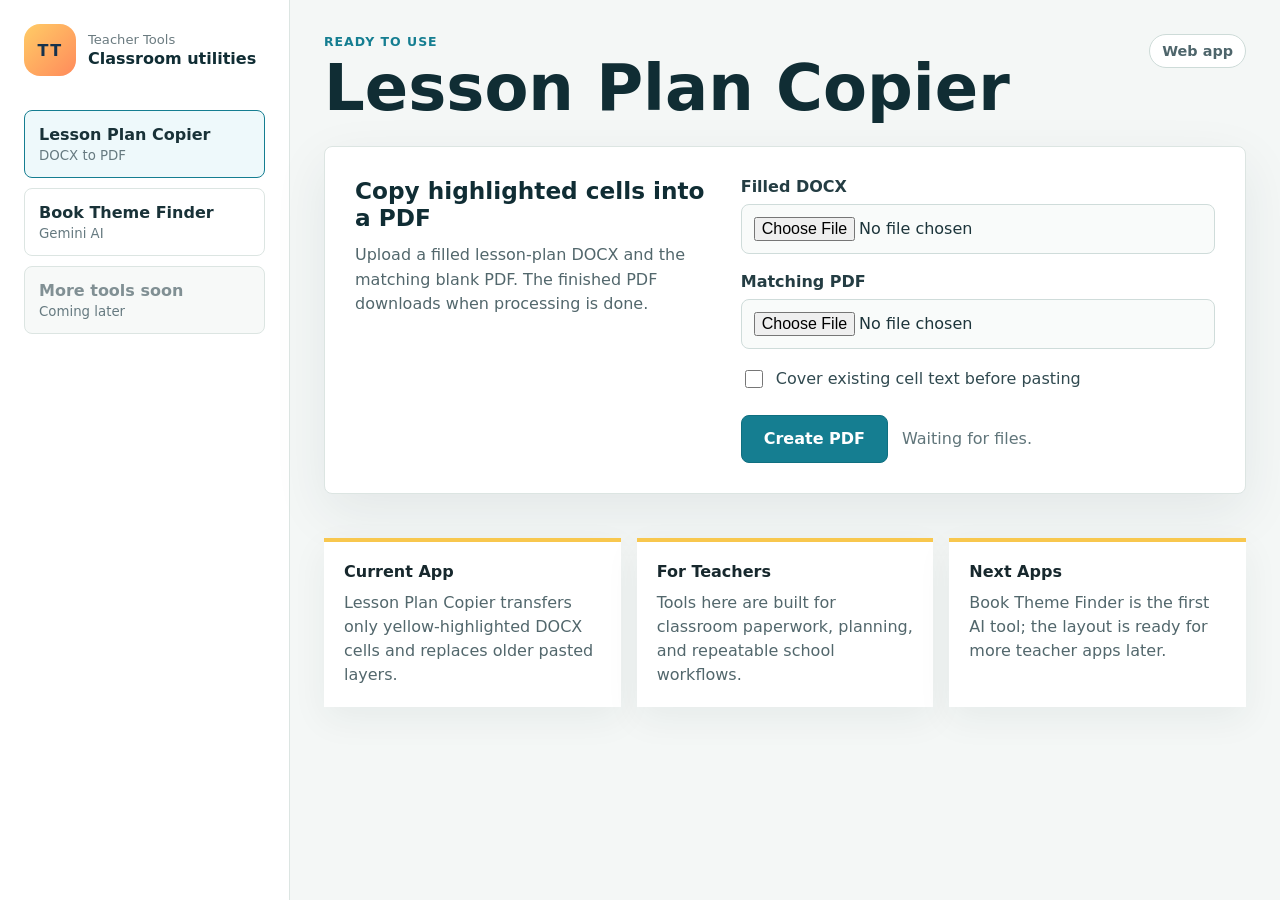
<file: index.html>
<!doctype html>
<html lang="en">
  <head>
    <meta charset="utf-8" />
    <meta name="viewport" content="width=device-width, initial-scale=1" />
    <title>Teacher Tools</title>
    <meta
      name="description"
      content="A teacher tools portfolio with Lesson Plan Copier available directly in the browser."
    />
    <link rel="stylesheet" href="styles.css?v=2" />
  </head>
  <body>
    <div class="app-shell">
      <aside class="sidebar" aria-label="Teacher apps">
        <div class="brand">
          <div class="brand-mark" aria-hidden="true">TT</div>
          <div>
            <p>Teacher Tools</p>
            <strong>Classroom utilities</strong>
          </div>
        </div>

        <nav class="tool-list" aria-label="Available apps">
          <button class="tool-link active" type="button" data-tool="copier">
            <span>Lesson Plan Copier</span>
            <small>DOCX to PDF</small>
          </button>
          <button class="tool-link" type="button" data-tool="books">
            <span>Book Theme Finder</span>
            <small>Gemini AI</small>
          </button>
          <button class="tool-link disabled" type="button" disabled>
            <span>More tools soon</span>
            <small>Coming later</small>
          </button>
        </nav>
      </aside>

      <main class="workspace">
        <header class="workspace-header">
          <div>
            <p class="eyebrow">Ready to use</p>
            <h1 id="workspaceTitle">Lesson Plan Copier</h1>
          </div>
          <div class="status-pill" id="serverStatus">Web app</div>
        </header>

        <section class="tool-surface tool-panel active" id="copierPanel" aria-labelledby="copierTitle">
          <div class="tool-intro">
            <h2 id="copierTitle">Copy highlighted cells into a PDF</h2>
            <p>
              Upload a filled lesson-plan DOCX and the matching blank PDF. The finished PDF downloads when processing is done.
            </p>
          </div>

          <form id="copierForm" class="upload-form">
            <label class="file-control">
              <span>Filled DOCX</span>
              <input id="docxInput" name="docx" type="file" accept=".docx" required />
            </label>

            <label class="file-control">
              <span>Matching PDF</span>
              <input id="pdfInput" name="pdf" type="file" accept=".pdf" required />
            </label>

            <label class="toggle-row">
              <input id="coverExisting" name="coverExisting" type="checkbox" />
              <span>Cover existing cell text before pasting</span>
            </label>

            <div class="form-actions">
              <button id="submitButton" class="primary-button" type="submit">Create PDF</button>
              <p id="formStatus" class="form-status" role="status" aria-live="polite">Waiting for files.</p>
            </div>
          </form>
        </section>

        <section class="tool-surface tool-panel" id="booksPanel" aria-labelledby="booksTitle">
          <div class="tool-intro">
            <h2 id="booksTitle">Find preschool books by theme</h2>
            <p>
              Enter a classroom theme and Gemini will suggest 10 preschool-friendly books with authors and short descriptions.
            </p>
          </div>

          <form id="booksForm" class="upload-form">
            <label class="file-control">
              <span>Theme</span>
              <input id="themeInput" name="theme" type="text" maxlength="120" placeholder="Ocean animals, friendship, weather..." required />
            </label>

            <div class="form-actions">
              <button id="booksButton" class="primary-button" type="submit">Generate Books</button>
              <p id="booksStatus" class="form-status" role="status" aria-live="polite">Waiting for a theme.</p>
            </div>
          </form>
        </section>

        <section id="bookResults" class="book-results" aria-live="polite"></section>

        <section class="portfolio-row" aria-label="Portfolio">
          <article>
            <h2>Current App</h2>
            <p>Lesson Plan Copier transfers only yellow-highlighted DOCX cells and replaces older pasted layers.</p>
          </article>
          <article>
            <h2>For Teachers</h2>
            <p>Tools here are built for classroom paperwork, planning, and repeatable school workflows.</p>
          </article>
          <article>
            <h2>Next Apps</h2>
            <p>Book Theme Finder is the first AI tool; the layout is ready for more teacher apps later.</p>
          </article>
        </section>
      </main>
    </div>

    <script src="script.js?v=2"></script>
  </body>
</html>
</file>
<file: styles.css>
:root {
  color-scheme: light;
  font-family: Inter, ui-sans-serif, system-ui, -apple-system, BlinkMacSystemFont, "Segoe UI", sans-serif;
  background: #f4f7f6;
  color: #17282d;
}

* {
  box-sizing: border-box;
}

body {
  margin: 0;
  min-height: 100vh;
  background: #f4f7f6;
}

button,
input {
  font: inherit;
}

.app-shell {
  display: grid;
  grid-template-columns: 290px minmax(0, 1fr);
  min-height: 100vh;
}

.sidebar {
  padding: 24px;
  border-right: 1px solid #dce5e2;
  background: #ffffff;
}

.brand {
  display: flex;
  gap: 12px;
  align-items: center;
  margin-bottom: 34px;
}

.brand img {
  width: 48px;
  height: 48px;
  border-radius: 12px;
}

.brand p {
  margin: 0 0 2px;
  color: #6b7b80;
  font-size: 0.82rem;
}

.brand strong {
  color: #102d34;
}

.tool-list {
  display: grid;
  gap: 10px;
}

.tool-link {
  display: grid;
  gap: 4px;
  width: 100%;
  padding: 14px;
  border: 1px solid #dce5e2;
  border-radius: 8px;
  background: #ffffff;
  color: #193238;
  text-align: left;
}

.tool-link.active {
  border-color: #157e91;
  background: #eef9fb;
}

.tool-link.disabled {
  color: #819094;
  background: #f7f9f8;
}

.tool-link span {
  font-weight: 800;
}

.tool-link small {
  color: #667a80;
}

.workspace {
  padding: 34px;
}

.workspace-header {
  display: flex;
  justify-content: space-between;
  gap: 18px;
  align-items: flex-start;
  margin-bottom: 26px;
}

.eyebrow {
  margin: 0 0 8px;
  color: #157e91;
  font-size: 0.78rem;
  font-weight: 900;
  letter-spacing: 0.08em;
  text-transform: uppercase;
}

h1,
h2,
p {
  margin-top: 0;
}

h1 {
  margin-bottom: 0;
  color: #102d34;
  font-size: clamp(2.4rem, 5vw, 4.8rem);
  line-height: 0.98;
  letter-spacing: 0;
}

.status-pill {
  padding: 8px 12px;
  border: 1px solid #cddbd8;
  border-radius: 999px;
  background: #ffffff;
  color: #4e656b;
  font-size: 0.9rem;
  font-weight: 800;
}

.tool-surface {
  display: grid;
  grid-template-columns: minmax(240px, 0.75fr) minmax(320px, 1fr);
  gap: 30px;
  align-items: start;
  padding: 30px;
  border: 1px solid #dce5e2;
  border-radius: 8px;
  background: #ffffff;
  box-shadow: 0 18px 54px rgba(29, 56, 62, 0.08);
}

.tool-panel {
  display: none;
}

.tool-panel.active {
  display: grid;
}

.tool-intro h2 {
  margin-bottom: 12px;
  color: #102d34;
  font-size: 1.45rem;
}

.tool-intro p {
  max-width: 420px;
  margin-bottom: 0;
  color: #52676c;
  line-height: 1.55;
}

.upload-form {
  display: grid;
  gap: 18px;
}

.file-control {
  display: grid;
  gap: 8px;
  color: #243d43;
  font-weight: 800;
}

.file-control input {
  width: 100%;
  padding: 12px;
  border: 1px solid #cfdcda;
  border-radius: 8px;
  background: #f9fbfa;
  color: #1d353b;
  font-weight: 500;
}

.file-control input[type="text"] {
  min-height: 48px;
}

.toggle-row {
  display: flex;
  gap: 10px;
  align-items: center;
  color: #314a50;
}

.toggle-row input {
  width: 18px;
  height: 18px;
}

.form-actions {
  display: flex;
  flex-wrap: wrap;
  gap: 14px;
  align-items: center;
  padding-top: 6px;
}

.primary-button {
  min-height: 48px;
  padding: 0 22px;
  border: 1px solid #0f6f80;
  border-radius: 8px;
  background: #157e91;
  color: #ffffff;
  font-weight: 900;
}

.primary-button:disabled {
  border-color: #a9b8bb;
  background: #a9b8bb;
  cursor: wait;
}

.form-status {
  margin: 0;
  color: #60757a;
}

.form-status.error {
  color: #b42318;
}

.form-status.success {
  color: #157e91;
}

.portfolio-row {
  display: grid;
  grid-template-columns: repeat(3, 1fr);
  gap: 16px;
  margin-top: 22px;
}

.book-results {
  display: grid;
  gap: 12px;
  margin-top: 22px;
}

.book-card {
  padding: 18px 20px;
  border: 1px solid #dce5e2;
  border-left: 4px solid #157e91;
  border-radius: 8px;
  background: #ffffff;
  box-shadow: 0 10px 26px rgba(24, 48, 54, 0.06);
}

.book-card h3 {
  margin: 0 0 6px;
  color: #102d34;
  font-size: 1.05rem;
}

.book-card .author {
  margin-bottom: 10px;
  color: #157e91;
  font-weight: 800;
}

.book-card p {
  margin-bottom: 0;
  color: #52676c;
  line-height: 1.5;
}

.youtube-link {
  display: inline-flex;
  align-items: center;
  min-height: 36px;
  margin-top: 14px;
  padding: 0 12px;
  border: 1px solid #d7b13f;
  border-radius: 8px;
  background: #fff8dc;
  color: #5e4700;
  font-weight: 800;
  text-decoration: none;
}

.youtube-link:hover {
  background: #f8e9a6;
}

.portfolio-row article {
  padding: 20px;
  border-top: 4px solid #f8c74e;
  background: #ffffff;
  box-shadow: 0 12px 34px rgba(24, 48, 54, 0.06);
}

.portfolio-row h2 {
  margin-bottom: 10px;
  font-size: 1rem;
}

.portfolio-row p {
  margin-bottom: 0;
  color: #52676c;
  line-height: 1.5;
}

@media (max-width: 900px) {
  .app-shell {
    grid-template-columns: 1fr;
  }

  .sidebar {
    border-right: 0;
    border-bottom: 1px solid #dce5e2;
  }

  .tool-surface,
  .portfolio-row {
    grid-template-columns: 1fr;
  }
}

@media (max-width: 560px) {
  .workspace,
  .sidebar {
    padding: 20px;
  }

  .workspace-header {
    display: grid;
  }

  .tool-surface {
    padding: 20px;
  }
}
.brand-mark {
  display: grid;
  place-items: center;
  width: 52px;
  height: 52px;
  border-radius: 16px;
  background: linear-gradient(135deg, #ffcc66, #ff8a5b);
  color: #17324d;
  font-weight: 800;
  letter-spacing: 0.08em;
}
</file>
